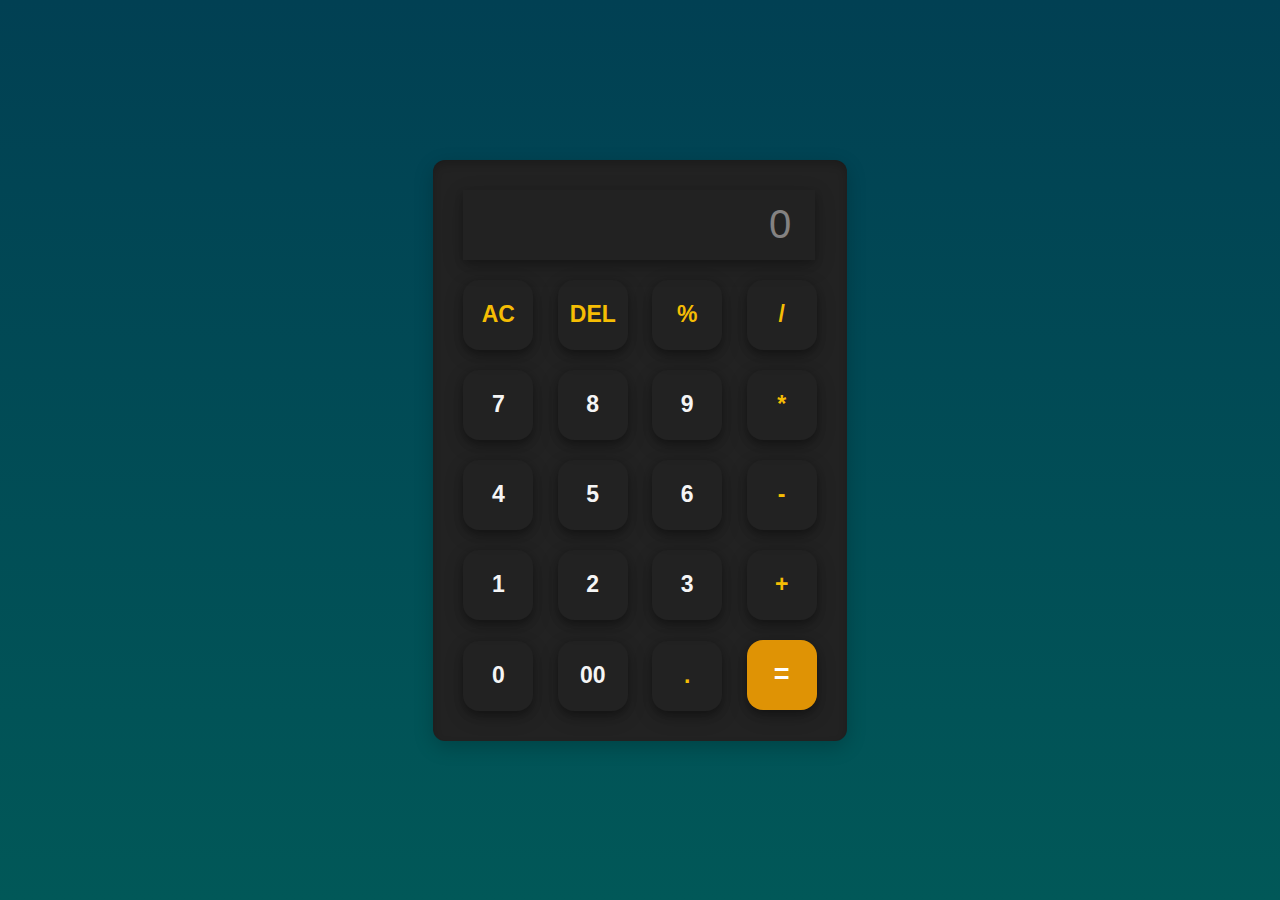
<file: Task-2/index.html>
<!DOCTYPE html>
<html>
    <head>
        <!--Meta tag is used to make the webpage reponsive, controls page dimension and scaling-->
        <meta name="viewport" content="width=device-width, initail-scale=1.0">
        <title>Calculator Pro</title>
        <link rel="stylesheet" href="style.css">
        <link rel="icon" type="image/x-icon" href="assests/favicon.ico">
    </head>
    <body>
        <div class="calc">
            <input type="text" placeholder="0" id="inputbox">
                    <div>
                       <button class="operator">AC</button>
                       <button class="operator">DEL</button>
                       <button class="operator">%</button>
                       <button class="operator">/</button>
                    </div>
                    <div>
                        <button>7</button>
                        <button>8</button>
                        <button>9</button>
                        <button class="operator">*</button>
                    </div>
                    <div>
                        <button>4</button>
                        <button>5</button>
                        <button>6</button>
                        <button class="operator">-</button>
                    </div>
                    <div>
                        <button>1</button>
                        <button>2</button>
                        <button>3</button>
                        <button class="operator">+</button>
                    </div>
                    <div>
                        <button>0</button>
                        <button>00</button>
                        <button class="operator">.</button>
                        <button class="equal-btn">=</button>   
                    </div>
        </div>
        <script src="myscript.js"></script>
    </body>
</html>
</file>
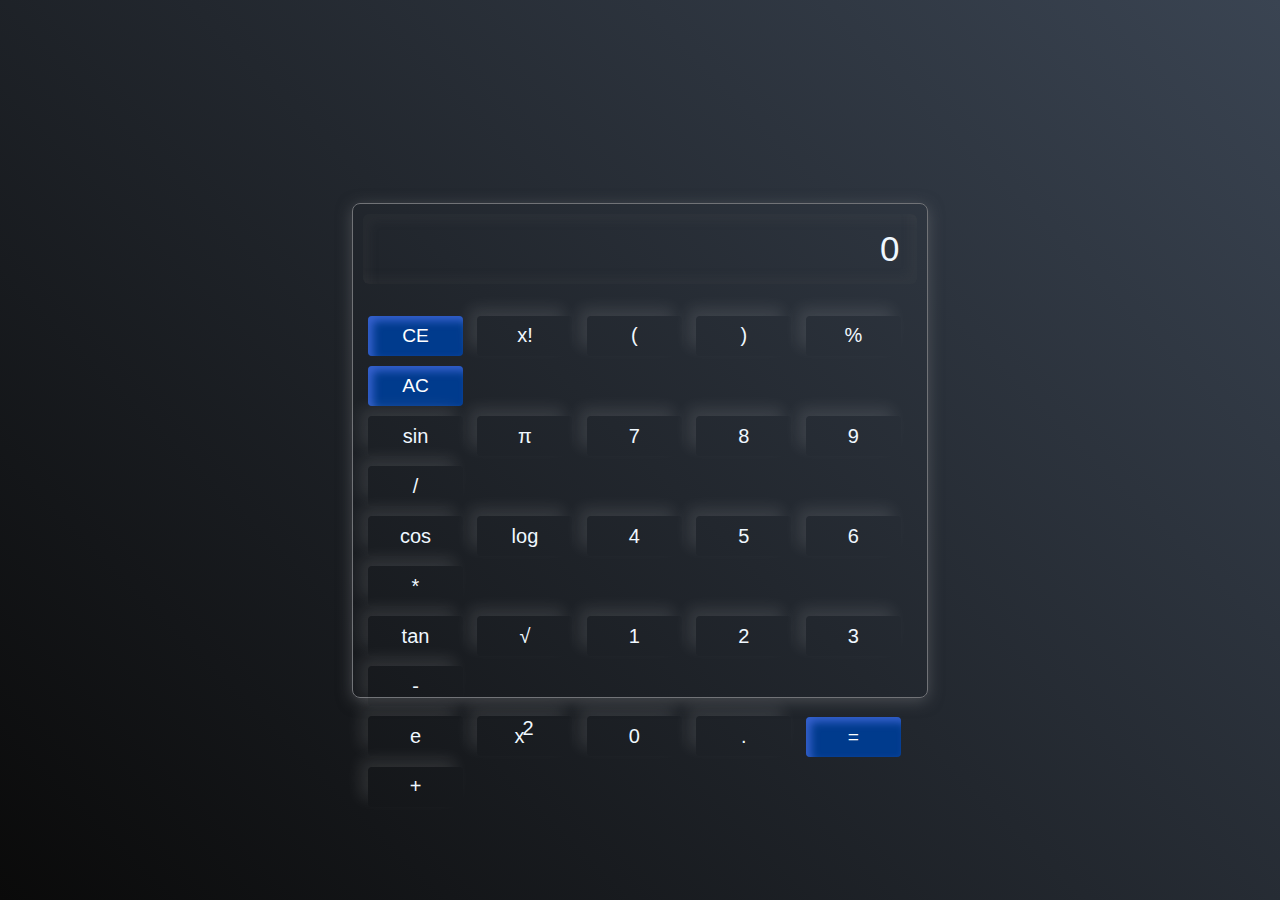
<file: Task-3/index.html>
<!DOCTYPE html>
<html>
    <head>
        <title>Scientific Calculator</title>
        <link rel="stylesheet" href="style.css">
        <meta name="viewport" content="width=device-width, initial-scale=1.0">
    </head>
    <body>
        <div class="container">
            <div class="display">
                <input type="text" id="screen" placeholder="0">
            </div>

            <div class="btns">
                <div class="row">
                    <button id="ce" onclick="del()">CE</button>
                    <button onclick="fact()">x!</button>
                    <button class="btn">(</button>
                    <button class="btn">)</button>
                    <button class="btn">%</button>
                    <button id="ac"onclick="screen.value=''">AC</button>
                </div>

                <div class="row">
                    <button onclick="sin()">sin</button>
                    <button onclick="pi()">π</button>
                    <button class="btn">7</button>
                    <button class="btn">8</button>
                    <button class="btn">9</button>
                    <button class="btn">/</button>
                </div>

                <div class="row">
                    <button onclick="cos()">cos</button>
                    <button onclick="log()">log</button>
                    <button class="btn">4</button>
                    <button class="btn">5</button>
                    <button class="btn">6</button>
                    <button class="btn">*</button>
                </div>

                <div class="row">
                    <button onclick="tan()">tan</button>
                    <button onclick="sqrt()">√</button>
                    <button class="btn">1</button>
                    <button class="btn">2</button>
                    <button class="btn">3</button>
                    <button class="btn">-</button>
                </div>

                <div class="row">
                    <button onclick="e()">e</button>
                    <button onclick="pow()">x<span style="position: relative; bottom: .4em; right: .1em">2</span></button>
                    <button class="btn">0</button>
                    <button class="btn">.</button>
                    <button id="eval" onclick="screen.value=eval(screen.value)">=</button>
                    <button class="btn">+</button>
                </div>
            </div>
        </div>
    </body>
    <script src="script.js"></script>
</html>
</file>
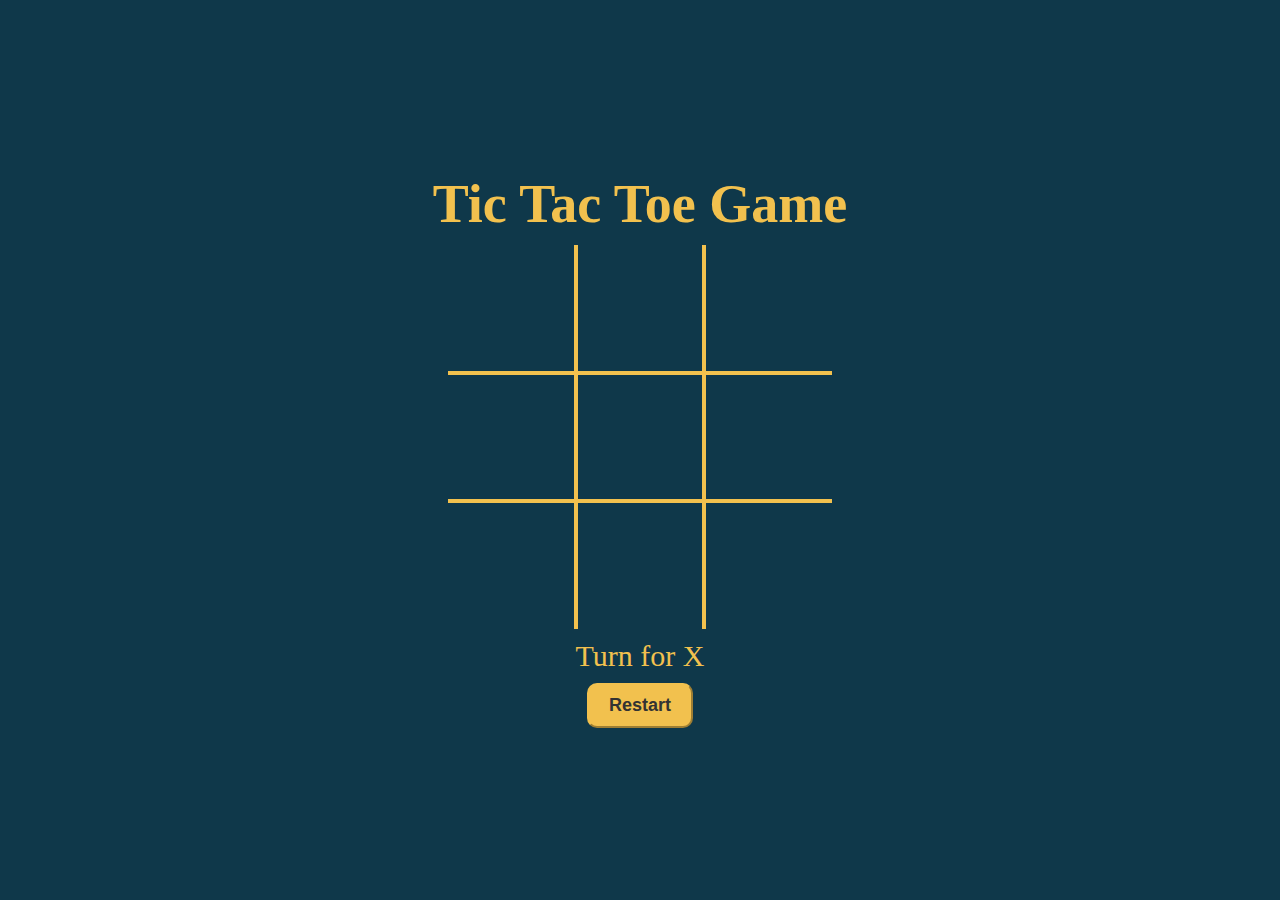
<file: Task-4/index.html>
<!DOCTYPE html>
<html lang="en">
<head>
    <meta charset="UTF-8">
    <meta http-equiv="X-UA-Compatible" content="IE=edge">
    <meta name="viewport" content="width=device-width, initial-scale=1.0">
    <link rel="stylesheet" href="style.css">
    <link href="https://fonts.googleapis.com/css2?family=Finger+Paint&display=swap" rel="stylesheet"> 
    <title>Tic Tac Toe</title>
</head>
<body>

    <div class="gameConatiner">
        
        <h1>Tic Tac Toe Game</h1>
        <div class="container">
            <div class="line"></div>
            <div class="box bt bl"><span class="boxtext"></span></div>
            <div class="box bt"><span class="boxtext"></span></div>
            <div class="box bt br"><span class="boxtext"></span></div>
            <div class="box bl"><span class="boxtext"></span></div>
            <div class="box"><span class="boxtext"></span></div>
            <div class="box br"><span class="boxtext"></span></div>
            <div class="box bb bl"><span class="boxtext"></span></div>
            <div class="box bb"><span class="boxtext"></span></div>
            <div class="box bb br"><span class="boxtext"></span></div>

        </div>
        <span class="info">Turn for X</span>
        <button id="restartBtn">Restart</button>
    </div>
    
</body>

<script src="script.js"></script>
</html>
</file>
<file: Task-2/style.css>
*{
    margin:0;
    padding: 0;
    box-sizing: border-box;
    font-family:'Gill Sans', 'Gill Sans MT', Calibri, 'Trebuchet MS', sans-serif;
}
body{
    background: linear-gradient( to top, rgb(1, 88, 88), rgb(1, 64, 83));
    width:100%;
    height: 100vh;
    align-items: center;
    justify-content: center;
    display: flex;
}

.calc{
 background:#222;
 box-shadow:inset 0 4px 8px 0 rgba(0,0,0,0.2), 0 6px 20px 0 rgba(0,0,0,0.2);
 border-radius: 12px;
 padding: 20px;
}

input{
    width: 352px;
    height:70px;
    border:none;
    background: transparent;
    margin: 10px; 
    box-shadow: 0 4px 8px 0 rgba(0,0,0,0.2), 0 6px 20px 0 rgba(0,0,0,0.2);
    padding: 24px;
    font-size: 40px;
    text-align: right;
    cursor: pointer;
    color: whitesmoke;

}

input::placeholder{
    color: #848282;
}

button{
    color:whitesmoke;
    background: transparent;
    width: 70px;
    height: 70px;
    border-radius: 16px;
    box-shadow: 0 4px 8px 0 rgba(0,0,0,0.3), 0 6px 20px 0 rgba(0,0,0,0.2);
    border: none;
    margin: 10px;
    font-weight: bold;
    box-sizing: border-box;
    cursor: pointer;
    font-size: 23px;
}

.equal-btn{
    background-color: rgb(223, 147, 5);
    color: white;
    font-size: 27px;
}

.operator{
    color: rgb(245, 189, 4);
}
</file>
<file: Task-3/style.css>
*{
    margin:0;
    padding: 0;
    box-sizing: border-box;
    font-family: Arial, Helvetica, sans-serif;

}

body{

    background: linear-gradient(45deg, #0a0a0a, #3a4452);
    display: flex;
    justify-content: center;
    align-items: center;
    height: 100vh;
    width: 100%
}

.container{

    width: 45%;
    height: 55vh;
    padding: 10px;
    border-radius: 8px;
    box-shadow: 0px 3px 15px rgba(113, 115, 119, 0.5);
    background: transparent;
    border: 1px solid #717377;
}

.display #screen{
    width: 100%;
    border: none;
    height: 70px;
    padding-right: .5em;
    background: transparent;
    box-shadow: inset 8px 8px 8px rgba(84, 84, 84, 0.1), inset -8px -8px 8px rgba(84, 84, 84, 0.1);
    font-size: 35px;
    text-align: right;
    cursor: pointer;
    border-radius: 6px;
    color: aliceblue;
}

#screen::placeholder{
    color: aliceblue;
}


.btns{
    width: 100%;
    margin-top: 1.7em;
    display: flex;
    flex-direction: column;
    align-items: center;
    justify-content: space-be;
}


.btns .row button{
    border: none;
    width: 95px;
    height: 40px;
    margin: 5px;
    border-radius: 4px;
    background: transparent;
    color: aliceblue;
    font-size: 20px;
    box-shadow: -8px -8px 15px rgba(255, 255, 255, 0.1);
    cursor:pointer;
    transition: 0.1s;
}

.btns .row button:hover{

    background: rgb(248, 154, 48);
    box-shadow: inset 5px 5px 8px rgba(16,16,16,0.1), -5px -5px 8px rgba(16,16,16,0.1);
    color: #0a0a0a;
    font-weight: bold;
}

#eval, #ce, #ac{

    background: #003b8d;
    font-size: larger;
    box-shadow: inset 5px 5px 8px rgba(85, 119, 242, 0.641);
    color: white;
}
</file>
<file: Task-4/style.css>
*{
    padding: 0;
    margin: 0;
    box-sizing: border-box;
}

:root{

    --orange: #f2c14e;
    --bgcolor: #0f384a;
}

body{
    color: var(--orange);
    background: var(--bgcolor);
    font-family: cursive;
}

h1{
   font-size: 54px;
   padding-bottom: 10px;
}

.gameConatiner{
    padding: 40px;
    height: 100vh;
    display: flex;
    justify-content: center;
    align-items: center;
    flex-direction: column;
}

.container{
    display: grid;
    grid-template-columns: repeat(3, 10vw);
    grid-template-rows: repeat(3, 10vw);
    font-family: 'Finger Paint', cursive;
    position: relative;
}

.box{
    color: var(--orange);
    font-size: 9vw;
    border: 2px solid;
    cursor: pointer;
    text-align: center;
    display: flex;
    justify-content: center;
    align-items: center;
}

button {
    padding: 10px 20px;
    border-radius: 10px;
    background-color: var(--orange);
    color: #333;
    border-color: var(--orange);
    font-size: 18px;
    transition: 200ms transform;
    font-weight: 600;
}
button:hover {
    cursor: pointer;
    transform: translateY(-2px);
}

.info{
    padding: 10px 0px;
    font-size: 30px;
}

.bl{
    border-left: 0;
}

.br{
    border-right: 0;
}

.bt{

    border-top: 0;
}

.bb{

    border-bottom: 0;
}


@media screen and (max-width : 800px) {
  .gameConatiner{
    flex-wrap: wrap;
  }
    
}


.line{

    position:absolute;
    height: 3px;
    width: 0;
    background-color: #f2c14e;
    transition: width 1s ease-in-out;
}
</file>
